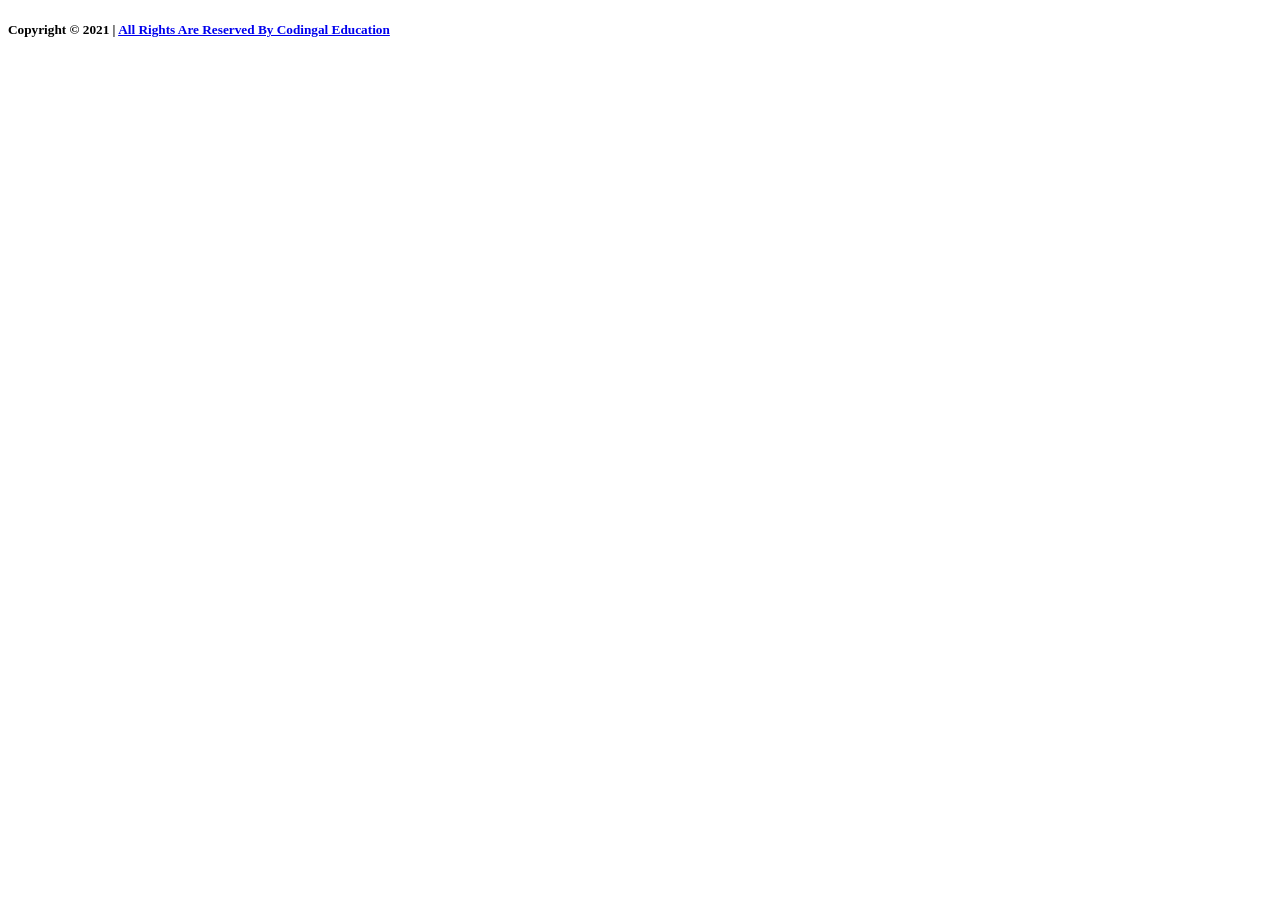
<file: index.html>
<!DOCTYPE html>
<html lang="en">

<body>
    <!-- Footer -->
    <footer>
        <div class="container text-muted text-center py-3 mt-5">
            <h5>
                Copyright &copy; 2021 |
                <a class="text-warning text-decoration-none" href="#about">All Rights Are Reserved By Codingal Education</a>
            </h5>
        </div>
    </footer>
</body>
</html>
</file>
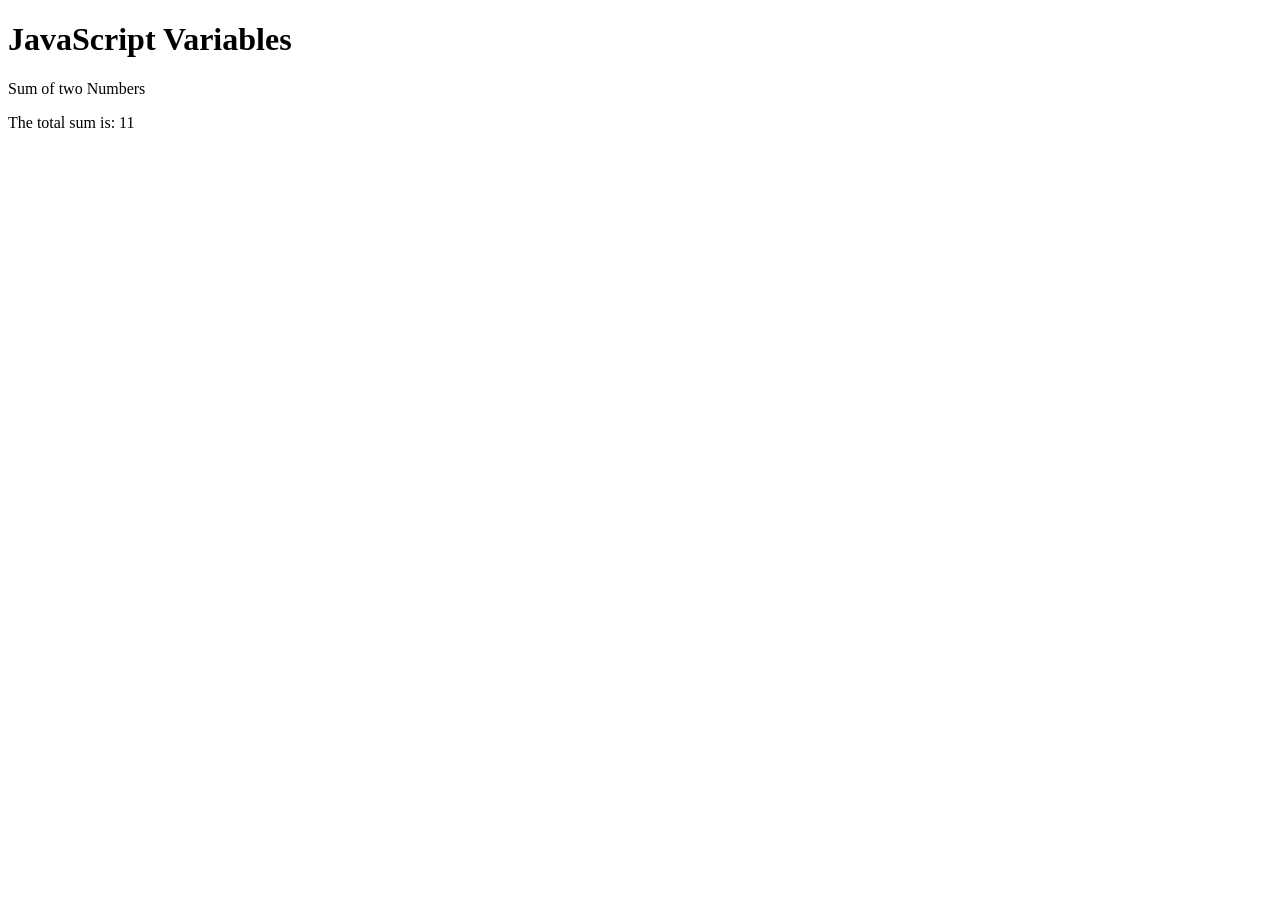
<file: act 2.html>
<!DOCTYPE html>
<html>
<body>

<h1>JavaScript Variables</h1>
<p>Sum of two Numbers</p>
<p id="result"></p>

<script>
    var num1 = 5;
    var num2 = 6;
    var sum = num1 + num2;
    document.getElementById("result").innerHTML =
    "The total sum is: " + sum;

</script>

</body>

</html>
</file>
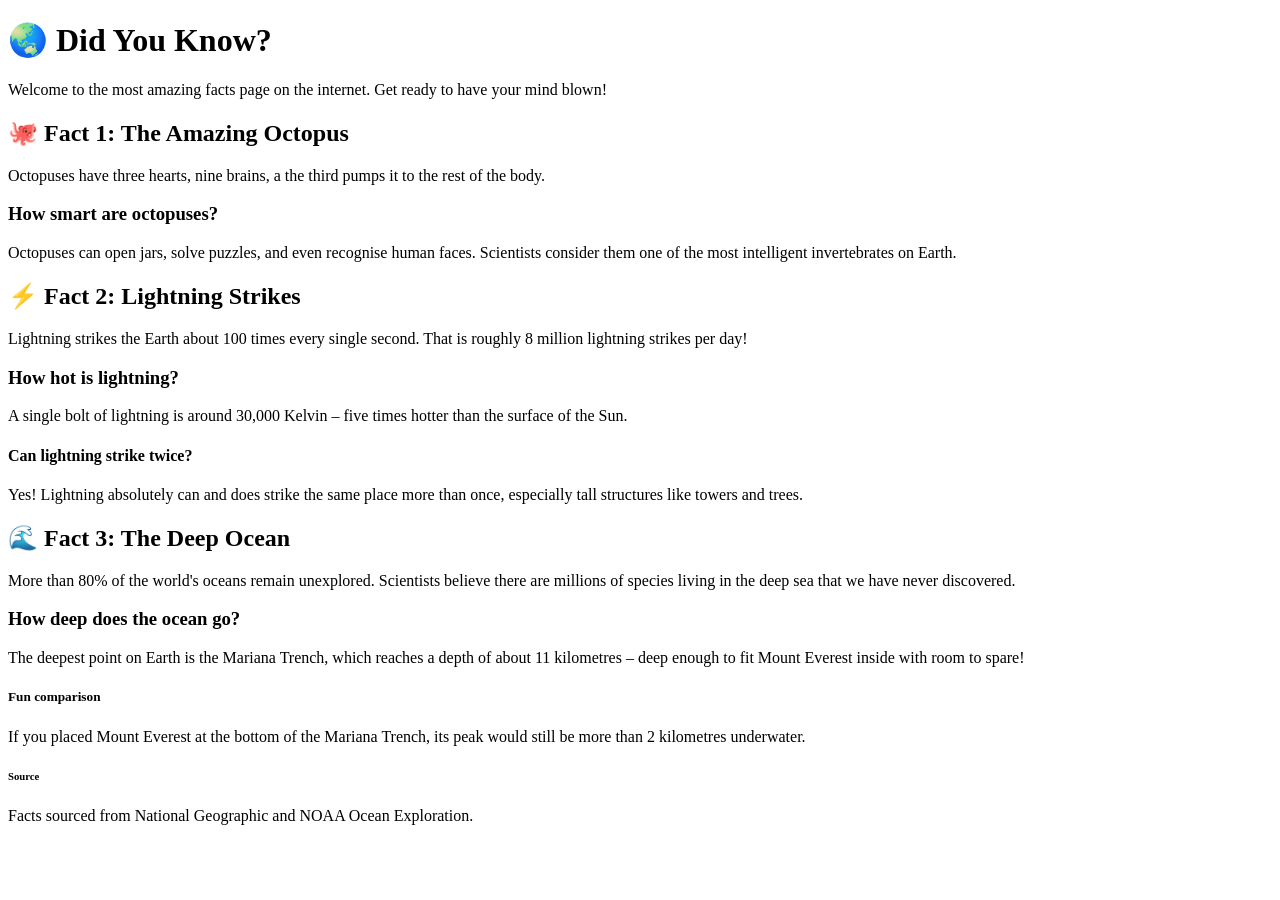
<file: activity 1.html>
<!DOCTYPE html>
<html lang="en">
<head>
    <meta charset="UTF-8">
    <meta name="viewport" content="width=device-width, initial-scale=1.0">
    <title>Did You Know?</title>
</head>
<body>

    <h1>🌏 Did You Know?</h1>
    <p>Welcome to the most amazing facts page on the internet. Get ready to have your mind blown!</p>

    <h2>🐙 Fact 1: The Amazing Octopus</h2>
    <p>Octopuses have three hearts, nine brains, a the third pumps it to the rest of the body.</p>
    <h3>How smart are octopuses?</h3>
    <p>Octopuses can open jars, solve puzzles, and even recognise human faces. Scientists consider them one of the most intelligent invertebrates on Earth.</p>

    <h2>⚡ Fact 2: Lightning Strikes</h2>
    <p>Lightning strikes the Earth about 100 times every single second. That is roughly 8 million lightning strikes per day!</p>

    <h3>How hot is lightning?</h3>
    <p>A single bolt of lightning is around 30,000 Kelvin – five times hotter than the surface of the Sun.</p>

    <h4>Can lightning strike twice?</h4>
    <p>Yes! Lightning absolutely can and does strike the same place more than once, especially tall structures like towers and trees.</p>

    <h2>🌊 Fact 3: The Deep Ocean</h2>
    <p>More than 80% of the world's oceans remain unexplored. Scientists believe there are millions of species living in the deep sea that we have never discovered.</p>
<h3>How deep does the ocean go?</h3>
    <p>The deepest point on Earth is the Mariana Trench, which reaches a depth of about 11 kilometres – deep enough to fit Mount Everest inside with room to spare!</p>

    <h5>Fun comparison</h5>
    <p>If you placed Mount Everest at the bottom of the Mariana Trench, its peak would still be more than 2 kilometres underwater.</p>
<h6>Source</h6>
<p>Facts sourced from National Geographic and NOAA Ocean Exploration.</p>
</body>
</html>
</file>
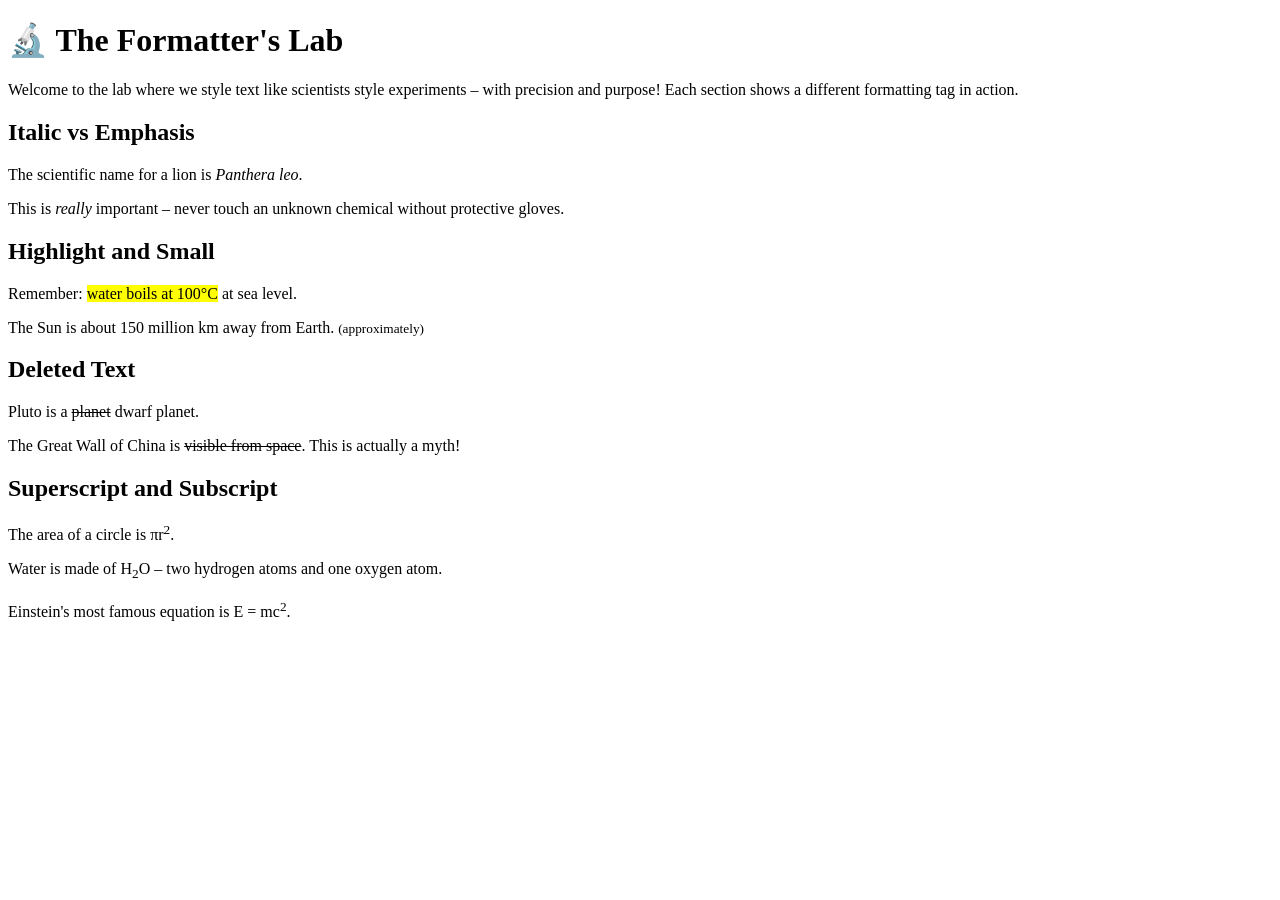
<file: activity 2.html>
<!DOCTYPE html>
<html lang="en">
<head>
    <meta charset="UTF-8">
    <meta name="viewport" content="width=device-width, initial-scale=1.0">
    <title>Did You Know?</title>
</head>
<body>
    <h1>🔬 The Formatter's Lab</h1>
<p>Welcome to the lab where we style text like scientists style experiments – with precision and purpose! Each section shows a different formatting tag in action.</p>
<h2>Italic vs Emphasis</h2>
<p>The scientific name for a lion is <i>Panthera leo</i>.</p>
<p>This is <em>really</em> important – never touch an unknown chemical without protective gloves.</p>

<h2>Highlight and Small</h2>
<p>Remember: <mark>water boils at 100°C</mark> at sea level.</p>
<p>The Sun is about 150 million km away from Earth. <small>(approximately)</small></p>

<h2>Deleted Text</h2>
<p>Pluto is a <del>planet</del> dwarf planet.</p>
<p>The Great Wall of China is <del>visible from space</del>. This is actually a myth!</p>
<h2>Superscript and Subscript</h2>
<p>The area of a circle is πr<sup>2</sup>.</p>
<p>Water is made of H<sub>2</sub>O – two hydrogen atoms and one oxygen atom.</p>
<p>Einstein's most famous equation is E = mc<sup>2</sup>.</p>

</body>
</html>
</file>
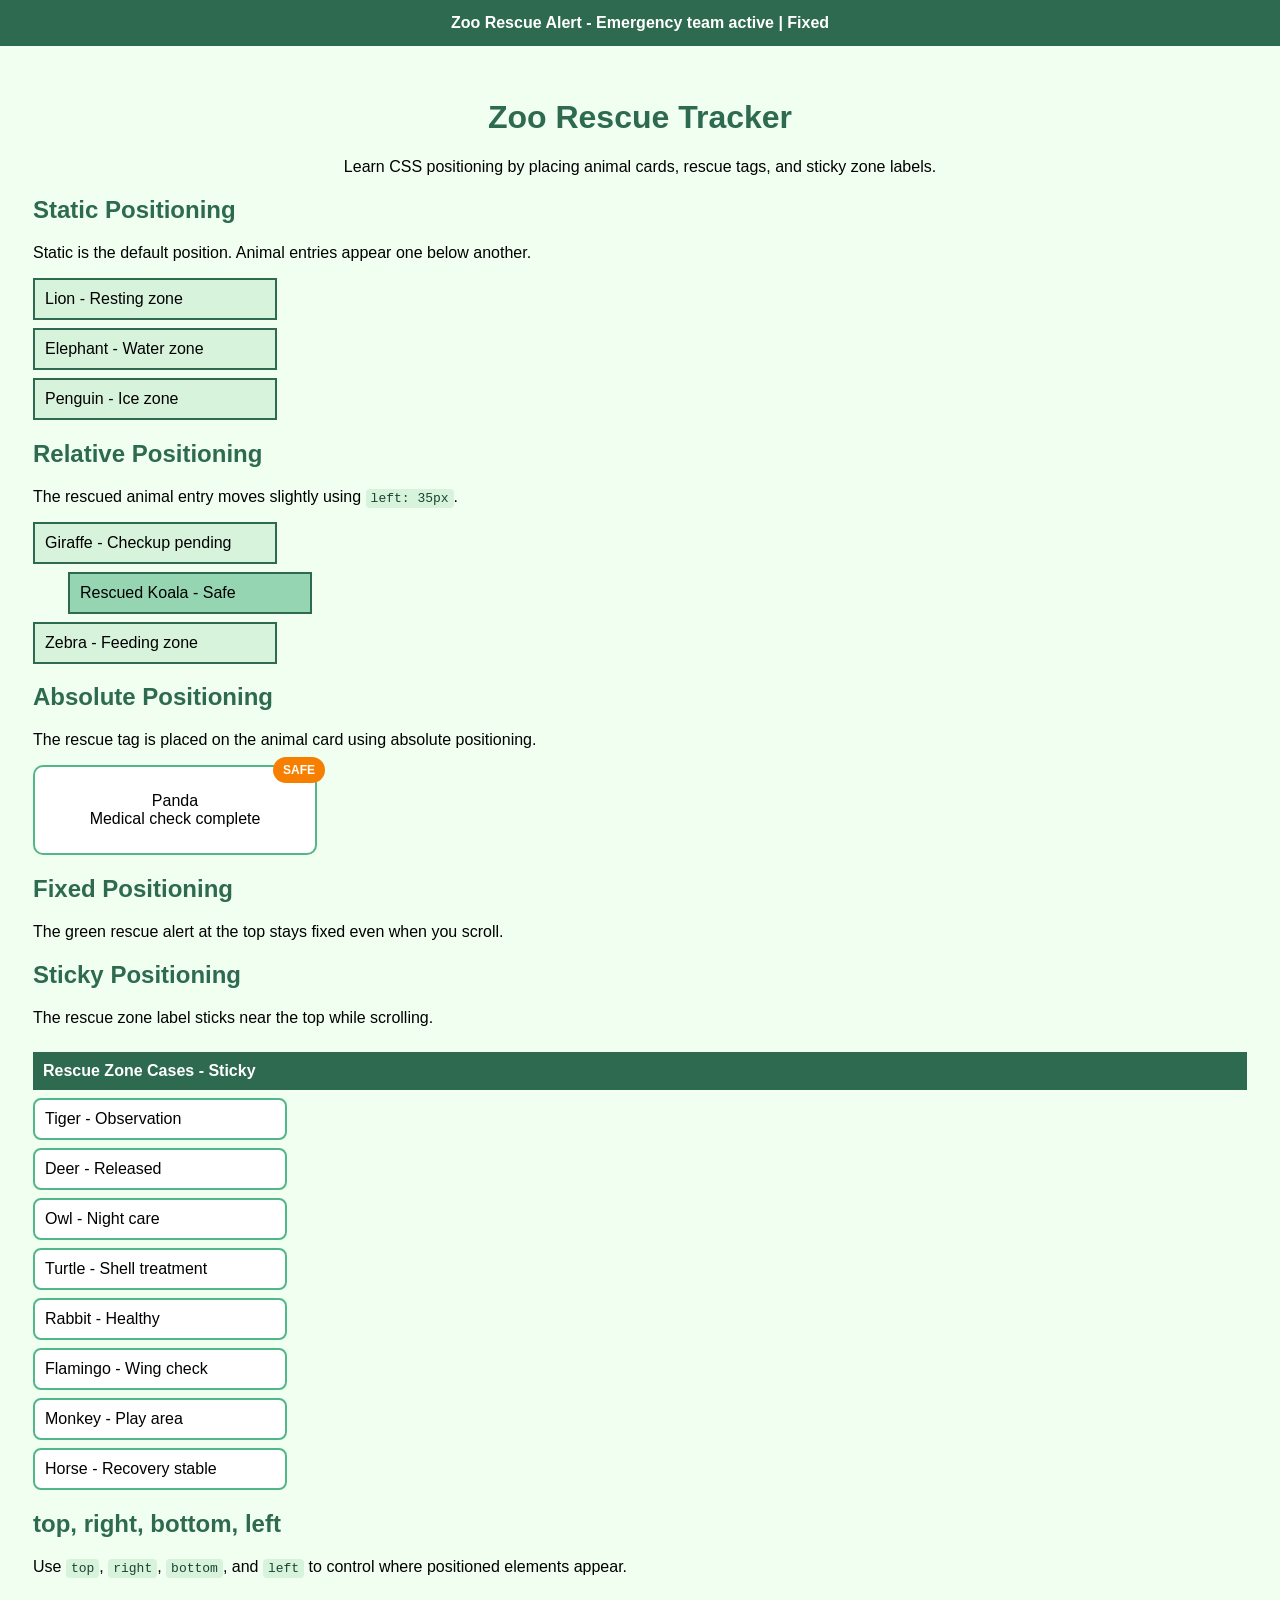
<file: home.html>
<!DOCTYPE html>
<html>
<head>
  <title>Zoo Rescue Tracker</title>
  <style>
    body {
      font-family: Arial, sans-serif;
      background: #f1fff0;
      padding: 25px;
      padding-top: 70px;
      min-height: 1200px;
    }

    h1, h2 {
      color: #2d6a4f;
    }

    h1 {
      text-align: center;
    }

    .alert {
      position: fixed;
      top: 0;
      left: 0;
      right: 0;
      background: #2d6a4f;
      color: white;
      padding: 14px;
      text-align: center;
      font-weight: bold;
    }

    .animal {
      background: #d8f3dc;
      border: 2px solid #2d6a4f;
      padding: 10px;
      margin: 8px 0;
      width: 220px;
    }

    .moved {
      position: relative;
      left: 35px;
      background: #95d5b2;
    }

    .card {
      position: relative;
      background: white;
      border: 2px solid #52b788;
      border-radius: 10px;
      padding: 25px;
      width: 230px;
      text-align: center;
    }

    .tag {
      position: absolute;
      top: -10px;
      right: -10px;
      background: #f77f00;
      color: white;
      padding: 6px 10px;
      border-radius: 20px;
      font-size: 12px;
      font-weight: bold;
    }

    .zone {
      position: sticky;
      top: 50px;
      background: #2d6a4f;
      color: white;
      padding: 10px;
      margin-top: 25px;
      font-weight: bold;
    }

    .case {
      background: white;
      border: 2px solid #52b788;
      padding: 10px;
      margin: 8px 0;
      width: 230px;
      border-radius: 8px;
    }

    code {
      background: #d8f3dc;
      color: #1b4332;
      padding: 2px 5px;
      border-radius: 4px;
    }
  </style>
</head>

<body>

  <div class="alert">Zoo Rescue Alert - Emergency team active | Fixed</div>

  <h1>Zoo Rescue Tracker</h1>
  <p style="text-align:center;">Learn CSS positioning by placing animal cards, rescue tags, and sticky zone labels.</p>

  <h2>Static Positioning</h2>
  <p>Static is the default position. Animal entries appear one below another.</p>
  <div class="animal">Lion - Resting zone</div>
  <div class="animal">Elephant - Water zone</div>
  <div class="animal">Penguin - Ice zone</div>

  <h2>Relative Positioning</h2>
  <p>The rescued animal entry moves slightly using <code>left: 35px</code>.</p>
  <div class="animal">Giraffe - Checkup pending</div>
  <div class="animal moved">Rescued Koala - Safe</div>
  <div class="animal">Zebra - Feeding zone</div>

  <h2>Absolute Positioning</h2>
  <p>The rescue tag is placed on the animal card using absolute positioning.</p>
  <div class="card">
    Panda<br>
    Medical check complete
    <div class="tag">SAFE</div>
  </div>

  <h2>Fixed Positioning</h2>
  <p>The green rescue alert at the top stays fixed even when you scroll.</p>

  <h2>Sticky Positioning</h2>
  <p>The rescue zone label sticks near the top while scrolling.</p>

  <div class="zone">Rescue Zone Cases - Sticky</div>

  <div class="case">Tiger - Observation</div>
  <div class="case">Deer - Released</div>
  <div class="case">Owl - Night care</div>
  <div class="case">Turtle - Shell treatment</div>
  <div class="case">Rabbit - Healthy</div>
  <div class="case">Flamingo - Wing check</div>
  <div class="case">Monkey - Play area</div>
  <div class="case">Horse - Recovery stable</div>

  <h2>top, right, bottom, left</h2>
  <p>
    Use <code>top</code>, <code>right</code>, <code>bottom</code>, and <code>left</code>
    to control where positioned elements appear.
  </p>

</body>
</html>
</file>
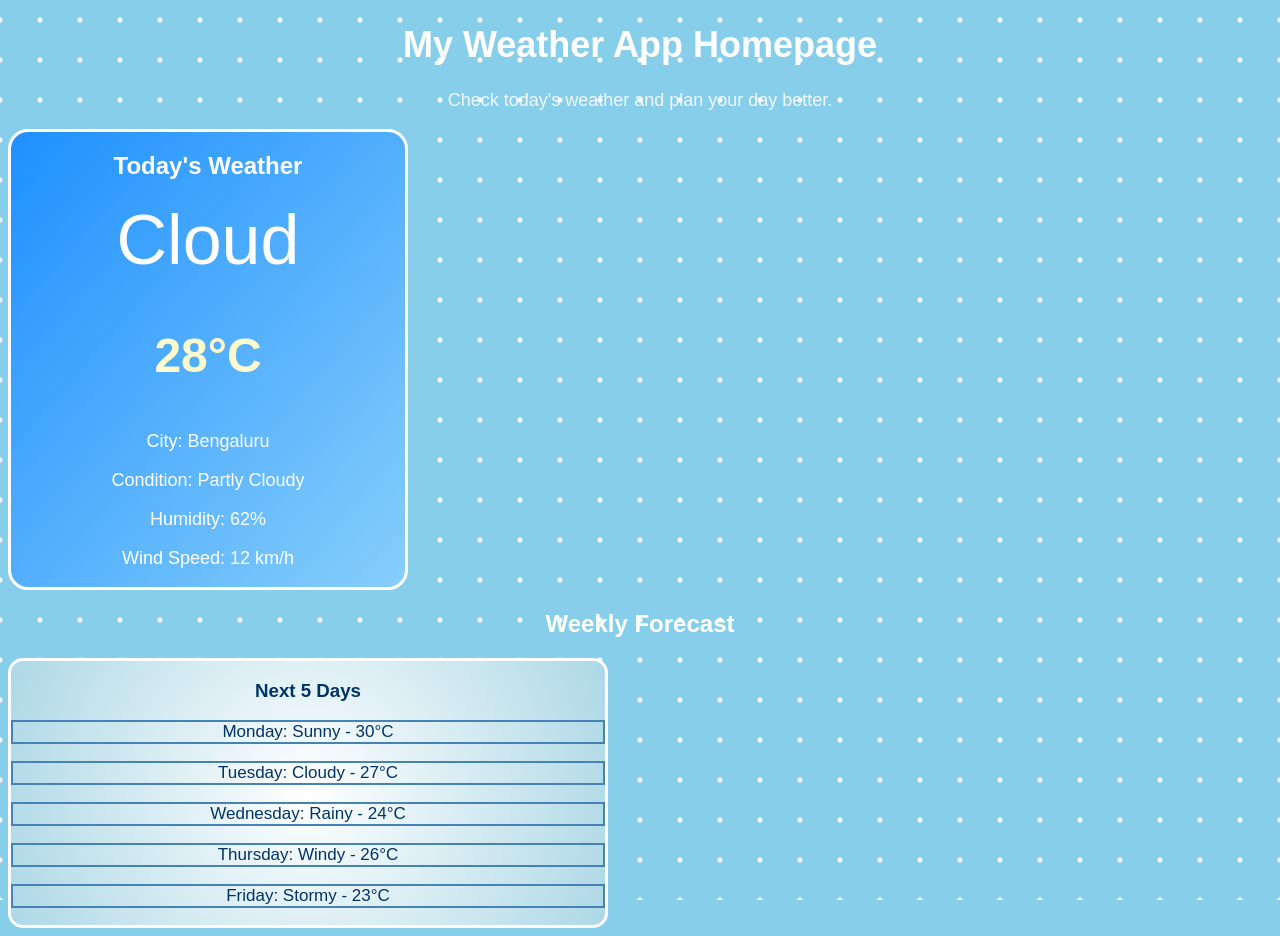
<file: homework.html>
<!DOCTYPE html>
<html>
<head>
  <title>My Weather App Homepage</title>
 
  <style>
    /* Universal selector: applies basic settings to the full page */
    * {
      box-sizing: border-box;
      font-family: Arial, sans-serif;
    }
 
    /* Body background uses colour, image pattern, repeat, position, and attachment */
    body {
      background-color: #87ceeb;
      background-image: radial-gradient(circle, white 2px, transparent 3px);
      background-size: 40px 40px;
      background-repeat: repeat;
      background-position: top center;
      background-attachment: fixed;
      color: white;
      text-align: center;
    }
 
    h1 {
      font-size: 36px;
      color: white;
    }
 
    .subtitle {
      font-size: 18px;
      color: #f0f8ff;
    }
 
    .weather-card {
      width: 400px;
      border: 3px solid white;
      border-radius: 20px;
      background-image: linear-gradient(to bottom right, #1e90ff, #87cefa);
    }
 
    .weather-icon {
      font-size: 70px;
      animation: floatCloud 3s infinite alternate;
    }
 
    #temperature {
      font-size: 48px;
      font-weight: bold;
      color: #fffacd;
    }
 
    .details {
      font-size: 18px;
      color: white;
    }
 
    .forecast-section {
      width: 600px;
      border: 3px solid white;
      border-radius: 15px;
      background-image: radial-gradient(circle, white, #add8e6);
      color: #003366;
    }
 
    .forecast-title {
      color: #003366;
    }
 
    .day {
      border: 2px solid #4682b4;
      font-size: 17px;
      color: #003366;
    }
 
    /* Group selector: styles both headings together */
    h2, h3 {
      color: white;
    }
 
    /* CSS animation using @keyframes */
    @keyframes floatCloud {
      from {
        transform: translateY(0);
      }
 
      to {
        transform: translateY(20px);
      }
    }
  </style>
</head>
 
<body>
 
  <h1>My Weather App Homepage</h1>
 
  <p class="subtitle">
    Check today's weather and plan your day better.
  </p>
 
  <div class="weather-card">
    <h2>Today's Weather</h2>
 
    <div class="weather-icon">Cloud</div>
 
    <p id="temperature">28°C</p>
 
    <p class="details">City: Bengaluru</p>
    <p class="details">Condition: Partly Cloudy</p>
    <p class="details">Humidity: 62%</p>
    <p class="details">Wind Speed: 12 km/h</p>
  </div>
 
  <h2>Weekly Forecast</h2>
 
  <div class="forecast-section">
    <h3 class="forecast-title">Next 5 Days</h3>
 
    <p class="day">Monday: Sunny - 30°C</p>
    <p class="day">Tuesday: Cloudy - 27°C</p>
    <p class="day">Wednesday: Rainy - 24°C</p>
    <p class="day">Thursday: Windy - 26°C</p>
    <p class="day">Friday: Stormy - 23°C</p>
  </div>
 
</body>
</html>
</file>
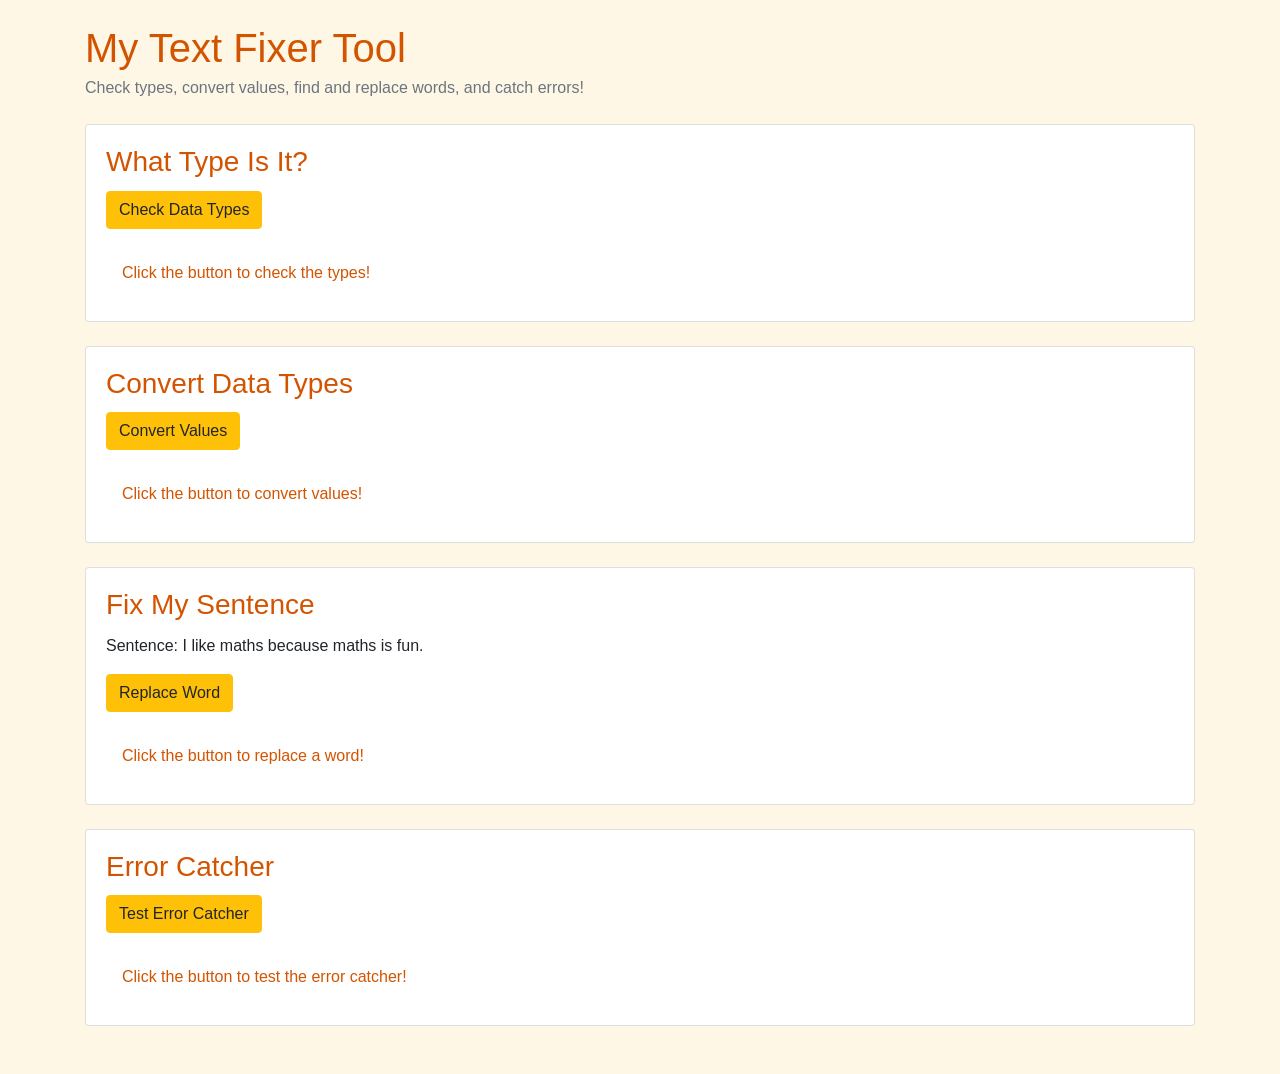
<file: i dont.html>
<!DOCTYPE html>
<html>
<head>
  <title>My Text Fixer Tool</title>
  <link rel="stylesheet" href="https://maxcdn.bootstrapcdn.com/bootstrap/4.3.1/css/bootstrap.min.css">

  <style>
    body { background: #fff7e6; }
    h1, h3 { color: #d35400; }
    .box { background: white; color: #d35400; }
  </style>
</head>

<body>
<div class="container py-4">

  <h1 class="mb-1">My Text Fixer Tool</h1>
  <p class="text-muted mb-4">Check types, convert values, find and replace words, and catch errors!</p>

  <!-- TOPIC 1: typeof -->
  <div class="card mb-4">
    <div class="card-body">
      <h3 class="card-title">What Type Is It?</h3>
      <button class="btn btn-warning" onclick="checkTypes()">Check Data Types</button>
      <div id="typeResult" class="box p-3 mt-3 rounded">Click the button to check the types!</div>
    </div>
  </div>

  <!-- TOPIC 2: Type Conversion -->
  <div class="card mb-4">
    <div class="card-body">
      <h3 class="card-title">Convert Data Types</h3>
      <button class="btn btn-warning" onclick="convertTypes()">Convert Values</button>
      <div id="convertResult" class="box p-3 mt-3 rounded">Click the button to convert values!</div>
    </div>
  </div>

  <!-- TOPIC 3: Search and Replace -->
  <div class="card mb-4">
    <div class="card-body">
      <h3 class="card-title">Fix My Sentence</h3>
      <p>Sentence: I like maths because maths is fun.</p>
      <button class="btn btn-warning" onclick="replaceText()">Replace Word</button>
      <div id="replaceResult" class="box p-3 mt-3 rounded">Click the button to replace a word!</div>
    </div>
  </div>

  <!-- TOPIC 4: try/catch -->
  <div class="card mb-4">
    <div class="card-body">
      <h3 class="card-title">Error Catcher</h3>
      <button class="btn btn-warning" onclick="catchError()">Test Error Catcher</button>
      <div id="errorResult" class="box p-3 mt-3 rounded">Click the button to test the error catcher!</div>
    </div>
  </div>

</div>

<script>
  function checkTypes() {
    var name = "Riya";
    var score = 95;
    var isReady = true;

    document.getElementById("typeResult").innerHTML =
      "Name: " + typeof name + "<br>" +
      "Score: " + typeof score + "<br>" +
      "Is Ready: " + typeof isReady;
  }

  function convertTypes() {
    var marksText = "88";
    var marksNumber = Number(marksText);
    var age = 12;
    var ageText = String(age);

    document.getElementById("convertResult").innerHTML =
      '"88" as a number: ' + marksNumber + "<br>" +
      "Type: " + typeof marksNumber + "<br><br>" +
      "12 as text: " + ageText + "<br>" +
      "Type: " + typeof ageText;
  }

  function replaceText() {
    var sentence = "I like maths because maths is fun.";
    var newSentence = sentence.replace("maths", "coding");

    document.getElementById("replaceResult").innerHTML =
      "Original: " + sentence + "<br><br>" +
      "Fixed: " + newSentence;
  }

  function catchError() {
    try {
      var result = totalMarks + 10;
      document.getElementById("errorResult").innerHTML = "Result: " + result;
    }
    catch(error) {
      document.getElementById("errorResult").innerHTML =
        "Oops! An error was caught: " + error.message;
    }
  }
</script>

</body>
</html>
</file>
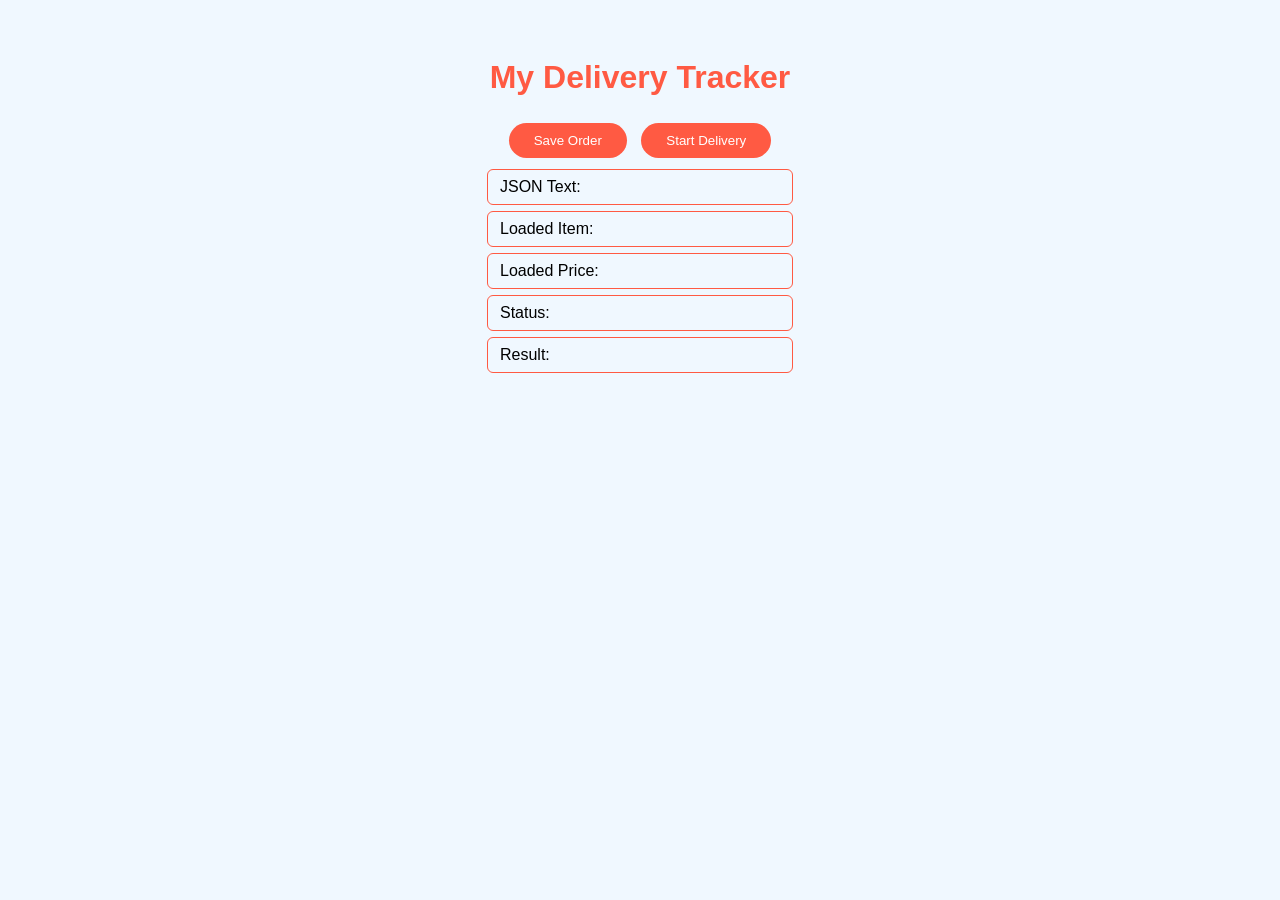
<file: ja.html>
<!DOCTYPE html>
<html>
<head>
  <title>My Delivery Tracker</title>
  <style>
    body {
      font-family: Arial, sans-serif;
      background: aliceblue;
      text-align: center;
      padding: 30px;
    }
    h1 { color: #ff5a43; }
    button {
      background: #ff5a43;
      color: white;
      padding: 10px 25px;
      border: none;
      border-radius: 20px;
      cursor: pointer;
      margin: 5px;
    }
    div {
      border: 1px solid #ff5a43;
      width: 280px;
      margin: 6px auto;
      padding: 8px 12px;
      text-align: left;
      border-radius: 6px;
    }
  </style>
</head>
<body>

  <h1>My Delivery Tracker</h1>
  <button onclick="saveOrder()">Save Order</button>
  <button onclick="startDelivery()">Start Delivery</button>

  <div>JSON Text: <span id="json-text"></span></div>
  <div>Loaded Item: <span id="loaded-item"></span></div>
  <div>Loaded Price: <span id="loaded-price"></span></div>
  <div>Status: <span id="status"></span></div>
  <div>Result: <span id="result"></span></div>

  <script>

    // JSON — the order stored as a JavaScript object
    let order = {
      item:  "Pizza",
      price: 5,
      shop:  "My Snack Shop"
    };

    // JSON.stringify() and JSON.parse()
    function saveOrder() {
      let jsonText    = JSON.stringify(order);
      let loadedOrder = JSON.parse(jsonText);

      document.getElementById("json-text").innerHTML    = jsonText;
      document.getElementById("loaded-item").innerHTML  = loadedOrder.item;
      document.getElementById("loaded-price").innerHTML = "$" + loadedOrder.price;
    }

    // delay() — waits ms milliseconds — do not change this
    function delay(ms) {
      return new Promise(function(resolve) {
        setTimeout(resolve, ms);
      });
    }

    // async and await — track the delivery step by step
    async function startDelivery() {
      document.getElementById("result").innerHTML = "";

      // setTimeout with a callback function — runs after 1 second
      document.getElementById("status").innerHTML = "Order received!";
      setTimeout(function() {
        document.getElementById("status").innerHTML = "Kitchen is preparing...";
      }, 1000);

      // await — pause for 3 seconds
      await delay(3000);
      document.getElementById("status").innerHTML = "Out for delivery!";

      // await — pause for 2 seconds
      await delay(2000);
      document.getElementById("result").innerHTML = "Your order has arrived!";
    }

  </script>
</body>
</html>
</file>
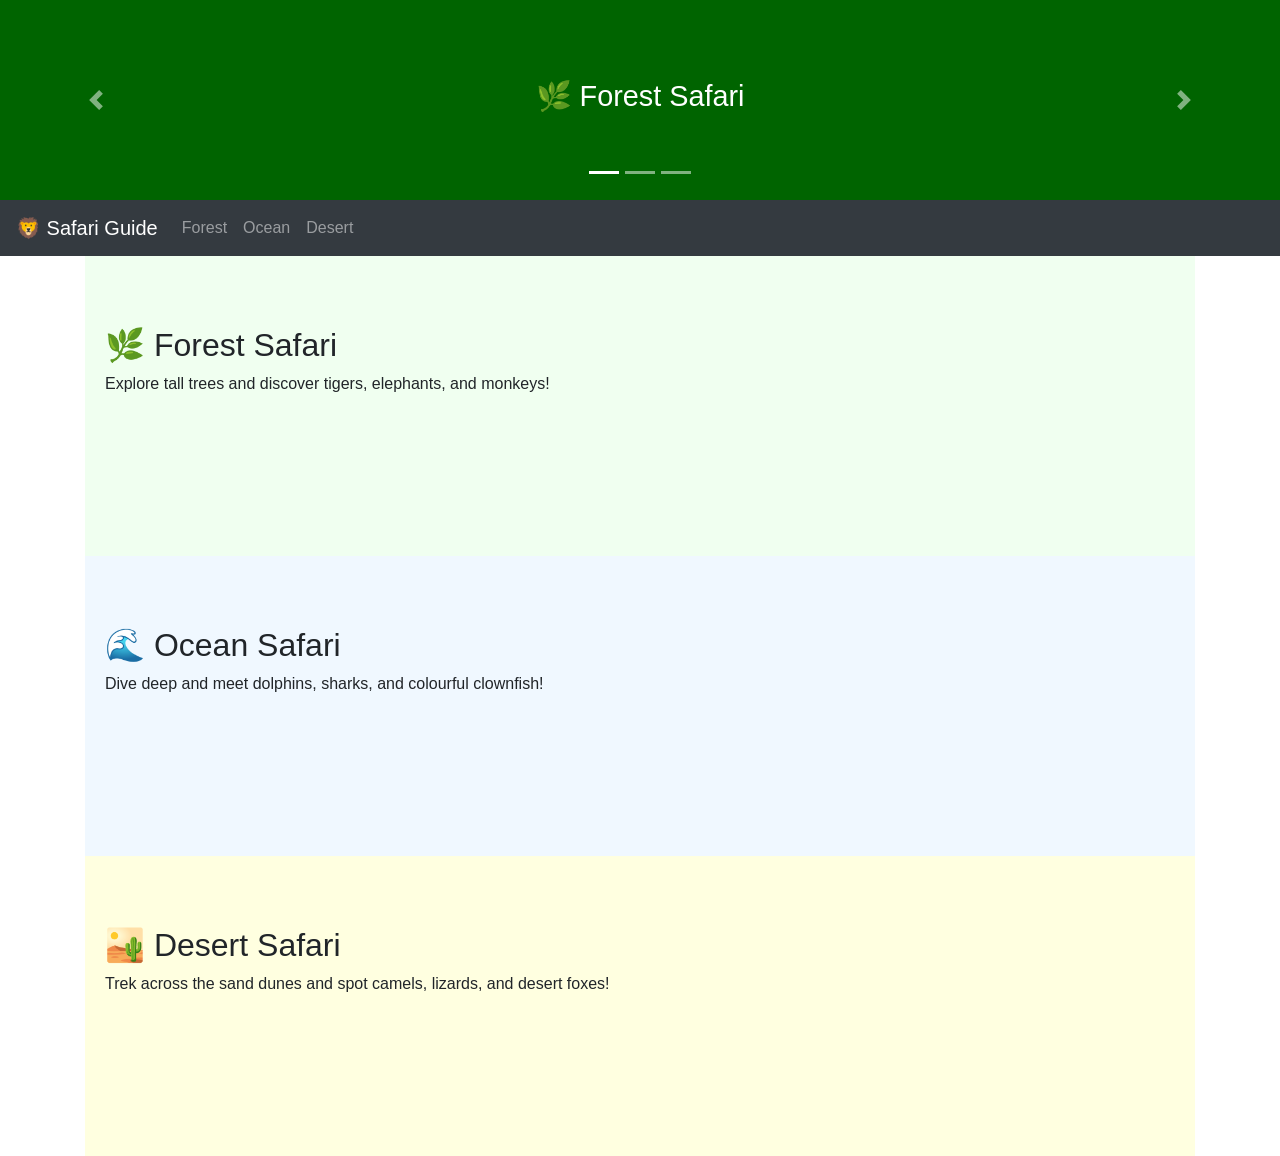
<file: jai 1.html>
<!DOCTYPE html>
<html lang="en">
<head>
  <title>My Animal Safari</title>
  <meta charset="utf-8">
  <meta name="viewport" content="width=device-width, initial-scale=1">
  <link rel="stylesheet" href="https://maxcdn.bootstrapcdn.com/bootstrap/4.3.1/css/bootstrap.min.css">
  <style>
    body { position: relative; }
    .safari-slide { height: 200px; text-align: center; padding-top: 75px; font-size: 1.8rem; color: white; }
    .slide-forest  { background: darkgreen; }
    .slide-ocean   { background: steelblue; }
    .slide-desert  { background: orange; }
    .section { padding: 70px 20px; min-height: 300px; }
    #forest { background: honeydew; }
    #ocean  { background: aliceblue; }
    #desert { background: lightyellow; }
  </style>
</head>
<body data-spy="scroll" data-target="#safariNav" data-offset="60">
  <div id="safariCarousel" class="carousel slide" data-ride="carousel">
    <ol class="carousel-indicators">
      <li data-target="#safariCarousel" data-slide-to="0" class="active"></li>
      <li data-target="#safariCarousel" data-slide-to="1"></li>
      <li data-target="#safariCarousel" data-slide-to="2"></li>
    </ol>
    <div class="carousel-inner">
      <div class="carousel-item active safari-slide slide-forest">🌿 Forest Safari</div>
      <div class="carousel-item safari-slide slide-ocean">🌊 Ocean Safari</div>
      <div class="carousel-item safari-slide slide-desert">🏜️ Desert Safari</div>
    </div>
    <a class="carousel-control-prev" href="#safariCarousel" data-slide="prev">
      <span class="carousel-control-prev-icon"></span>
    </a>
    <a class="carousel-control-next" href="#safariCarousel" data-slide="next">
      <span class="carousel-control-next-icon"></span>
    </a>
  </div>
  <nav id="safariNav" class="navbar navbar-expand-sm navbar-dark bg-dark sticky-top">
    <span class="navbar-brand">🦁 Safari Guide</span>
    <ul class="navbar-nav">
      <li class="nav-item"><a class="nav-link" href="#forest">Forest</a></li>
      <li class="nav-item"><a class="nav-link" href="#ocean">Ocean</a></li>
      <li class="nav-item"><a class="nav-link" href="#desert">Desert</a></li>
    </ul>
  </nav>

  <div class="container">
    <div id="forest" class="section">
      <h2>🌿 Forest Safari</h2>
      <p>Explore tall trees and discover tigers, elephants, and monkeys!</p>
    </div>
    <div id="ocean" class="section">
      <h2>🌊 Ocean Safari</h2>
      <p>Dive deep and meet dolphins, sharks, and colourful clownfish!</p>
    </div>
    <div id="desert" class="section">
      <h2>🏜️ Desert Safari</h2>
      <p>Trek across the sand dunes and spot camels, lizards, and desert foxes!</p>
    </div>
  </div>

  <script src="https://code.jquery.com/jquery-3.3.1.slim.min.js"></script>
  <script src="https://maxcdn.bootstrapcdn.com/bootstrap/4.3.1/js/bootstrap.min.js"></script>
</body>
</html>
</file>
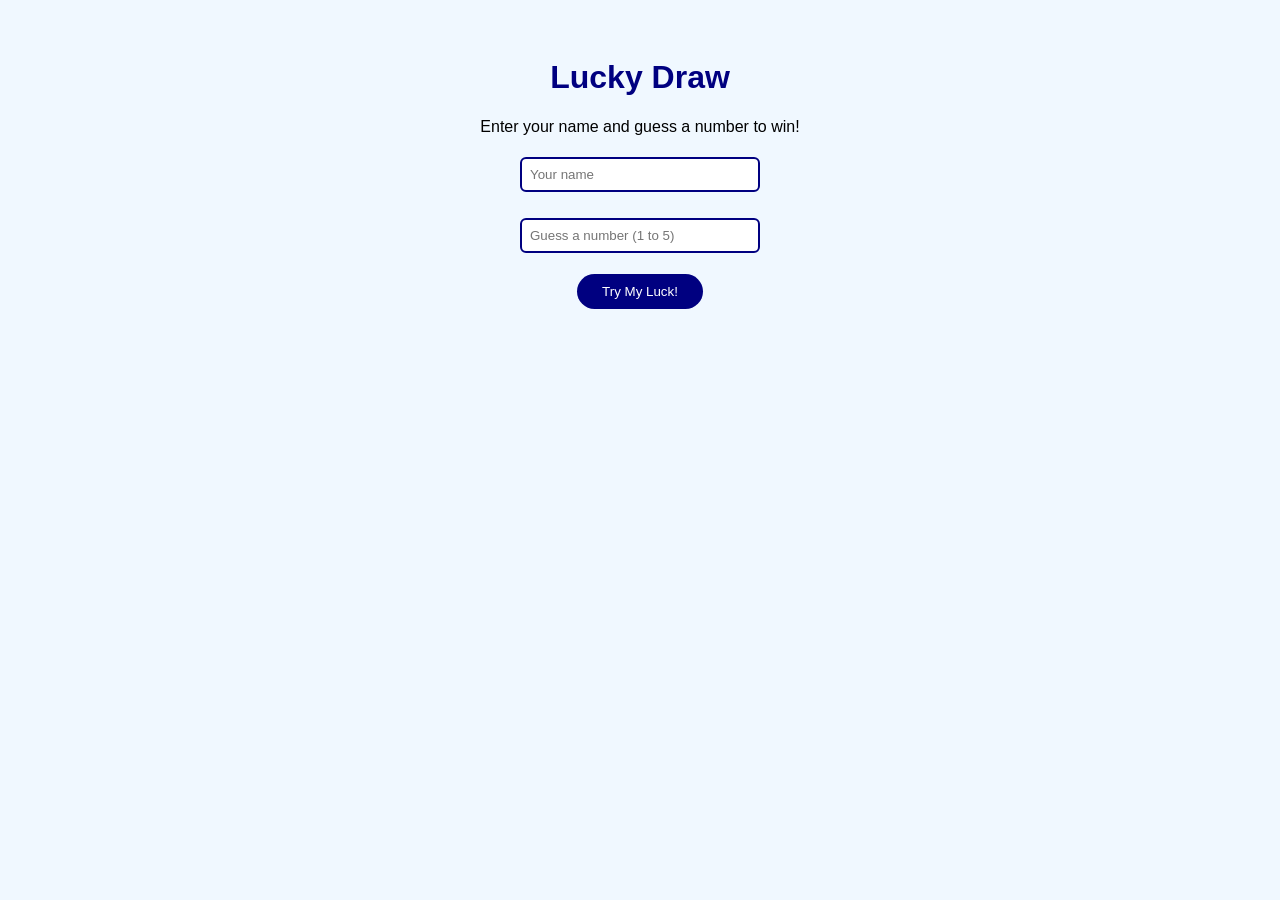
<file: jai.html>
<!DOCTYPE html>
<html>
<head>
  <style>

    body {
      font-family: Arial, sans-serif;
      background: aliceblue;
      text-align: center;
      padding: 30px;
    }

    h1 {
      color: navy;
    }

    input {
      padding: 8px;
      margin: 5px;
      border: 2px solid navy;
      border-radius: 6px;
      width: 220px;
    }

    button {
      background: navy;
      color: white;
      padding: 10px 25px;
      border: none;
      border-radius: 20px;
      cursor: pointer;
    }

    #timer {
      color: grey;
    }

  </style>
</head>
<body>

  <h1>Lucky Draw</h1>
  <p>Enter your name and guess a number to win!</p>

  <input type="text" id="name" placeholder="Your name" required><br>
  <p id="msg-name"></p>

  <input type="number" id="guess" placeholder="Guess a number (1 to 5)" min="1" max="5" required><br>
  <p id="msg-guess"></p>

  <button onclick="checkForm()">Try My Luck!</button>
  <p id="result"></p>
  <p id="timer"></p>

  <script>

    var seconds = 0;
    setInterval(function() {
      seconds = seconds + 1;
      document.getElementById("timer").textContent = "You have been here for " + seconds + " seconds!";
    }, 1000);

    function checkForm() {
      var name = document.getElementById("name").value;
      var guess = document.getElementById("guess").value;
      var ok = true;

      if (name == "") {
        document.getElementById("msg-name").textContent = "Please enter your name!";
        document.getElementById("msg-name").style.color = "red";
        ok = false;
      } else {
        document.getElementById("msg-name").textContent = "Great name!";
        document.getElementById("msg-name").style.color = "green";
      }

      if (guess == "") {
        document.getElementById("msg-guess").textContent = "Please enter a guess!";
        document.getElementById("msg-guess").style.color = "red";
        ok = false;
      } else {
        document.getElementById("msg-guess").textContent = "Guess saved!";
        document.getElementById("msg-guess").style.color = "green";
      }


  </script>
</body>
</html>
</file>
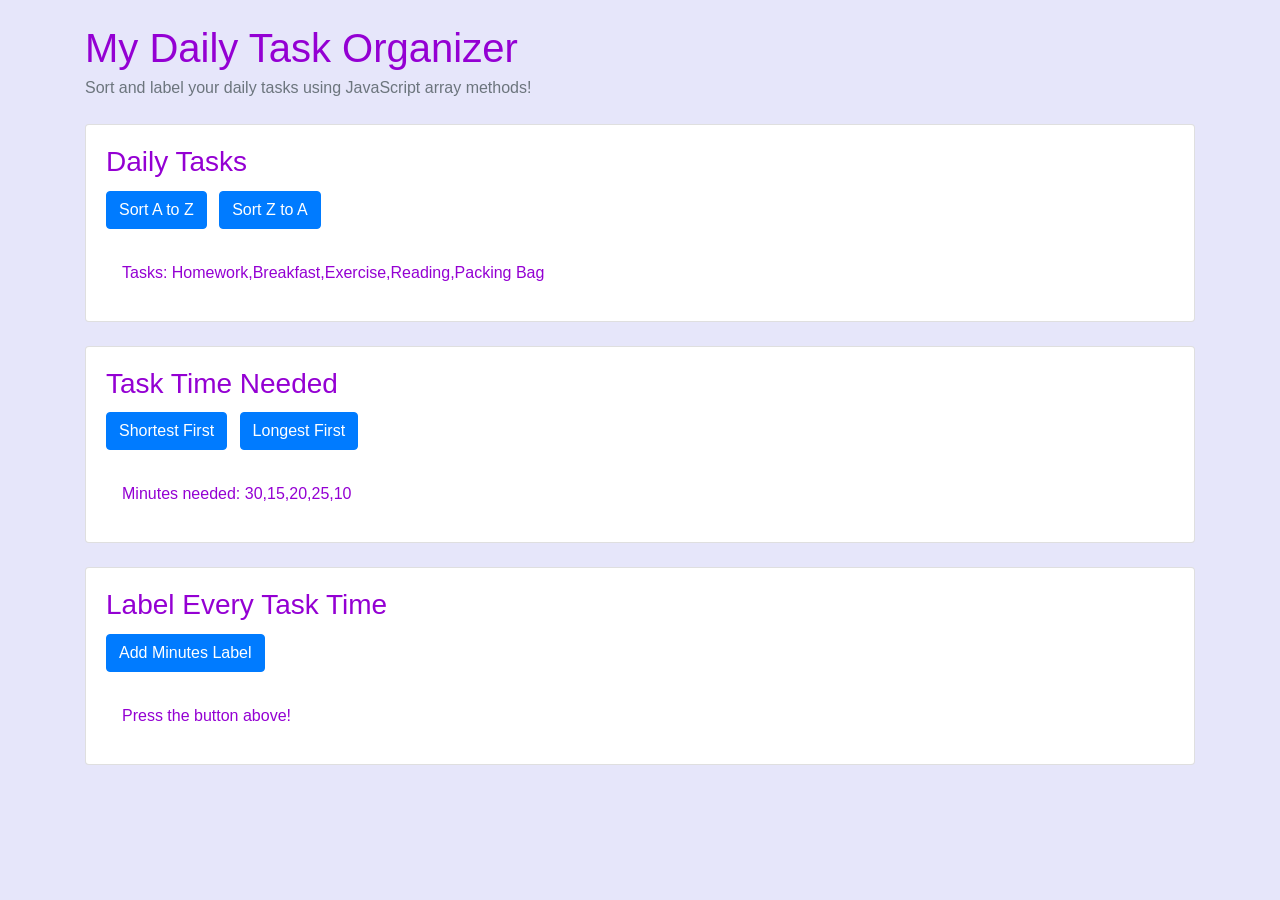
<file: jaiss.html>
<!DOCTYPE html>
<html>
<head>
  <title>My Daily Task Organizer</title>
  <link rel="stylesheet" href="https://maxcdn.bootstrapcdn.com/bootstrap/4.3.1/css/bootstrap.min.css">

  <style>
    body { background: lavender; }
    h1, h3 { color: darkviolet; }
    .box { background: white; color: darkviolet; }
  </style>
</head>

<body>
<div class="container py-4">

  <h1 class="mb-1">My Daily Task Organizer</h1>
  <p class="text-muted mb-4">Sort and label your daily tasks using JavaScript array methods!</p>

  <!-- TOPIC 1 & 2: sort() and reverse() -->
  <div class="card mb-4">
    <div class="card-body">
      <h3 class="card-title">Daily Tasks</h3>

      <button class="btn btn-primary mr-2" onclick="sortAZ()">Sort A to Z</button>
      <button class="btn btn-primary" onclick="sortZA()">Sort Z to A</button>

      <div id="taskResult" class="box p-3 mt-3 rounded"></div>
    </div>
  </div>

  <!-- TOPIC 3: sort() with compare function -->
  <div class="card mb-4">
    <div class="card-body">
      <h3 class="card-title">Task Time Needed</h3>

      <button class="btn btn-primary mr-2" onclick="sortShortest()">Shortest First</button>
      <button class="btn btn-primary" onclick="sortLongest()">Longest First</button>

      <div id="timeResult" class="box p-3 mt-3 rounded"></div>
    </div>
  </div>

  <!-- TOPIC 4: map() -->
  <div class="card mb-4">
    <div class="card-body">
      <h3 class="card-title">Label Every Task Time</h3>

      <button class="btn btn-primary" onclick="addLabel()">Add Minutes Label</button>

      <div id="labelResult" class="box p-3 mt-3 rounded"></div>
    </div>
  </div>

</div>

<script>
  var tasks = ["Homework", "Breakfast", "Exercise", "Reading", "Packing Bag"];
  var minutes = [30, 15, 20, 25, 10];

  document.getElementById("taskResult").innerHTML =
    "Tasks: " + tasks;

  document.getElementById("timeResult").innerHTML =
    "Minutes needed: " + minutes;

  document.getElementById("labelResult").innerHTML =
    "Press the button above!";

  function sortAZ() {
    tasks.sort();
    document.getElementById("taskResult").innerHTML = "A to Z: " + tasks;
  }

  function sortZA() {
    tasks.sort();
    tasks.reverse();
    document.getElementById("taskResult").innerHTML = "Z to A: " + tasks;
  }

  function sortShortest() {
    minutes.sort(function(a, b) { return a - b; });
    document.getElementById("timeResult").innerHTML = "Shortest tasks first: " + minutes;
  }

  function sortLongest() {
    minutes.sort(function(a, b) { return b - a; });
    document.getElementById("timeResult").innerHTML = "Longest tasks first: " + minutes;
  }

  function addLabel() {
    var labelledMinutes = minutes.map(function(time) { return time + " minutes"; });
    document.getElementById("labelResult").innerHTML = "Labelled times: " + labelledMinutes;
  }
</script>

</body>
</html>
</file>
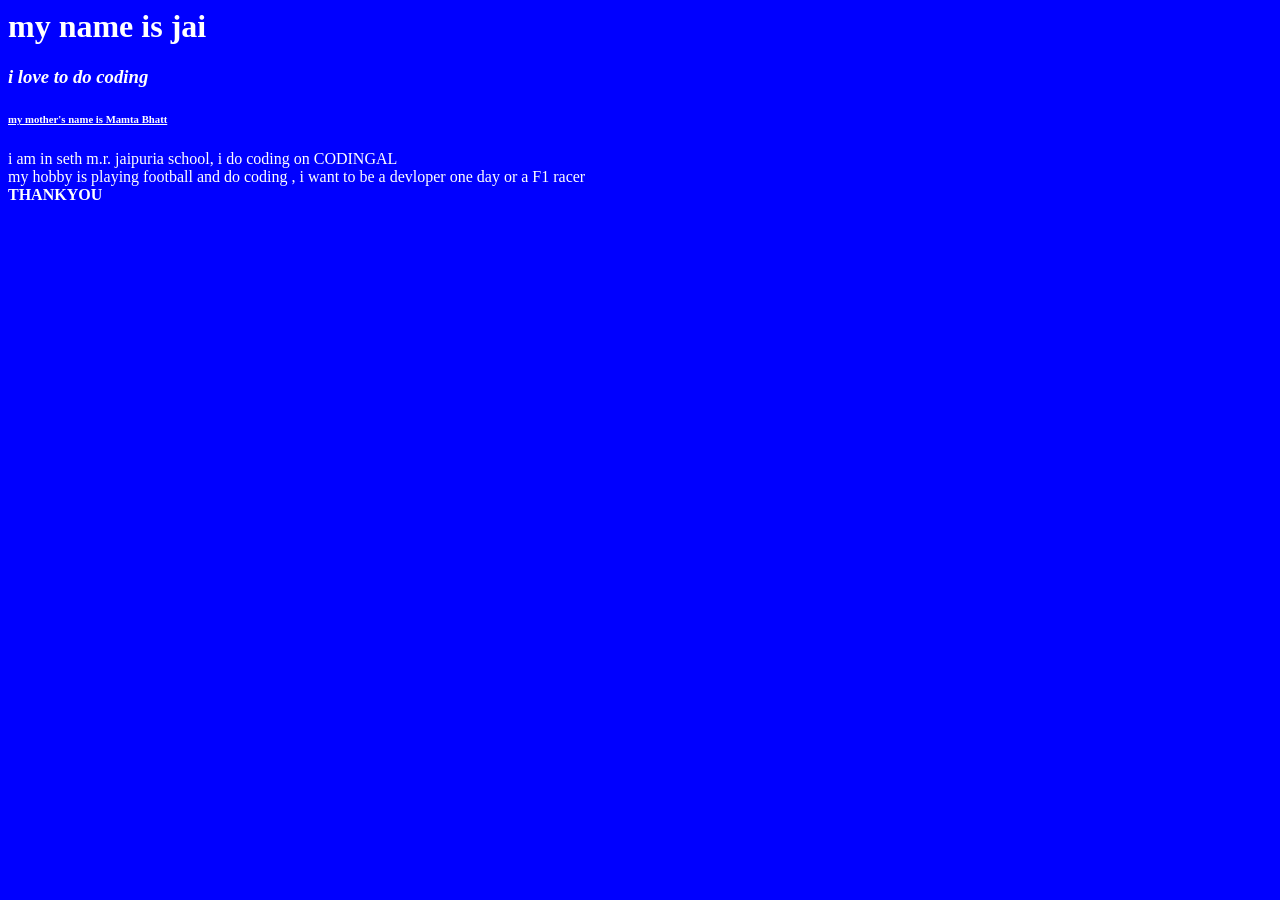
<file: jay.html>
<html> 

<head> <title> my fisrt HTML class</title></head>
<body bgcolor=blue text=white>
<h1> <b>my name is jai</b></h1>
<h3><i> i love to do coding</i></h3>
<h6> <u>my mother's name is Mamta Bhatt</u></h6>
<p> i am in seth m.r. jaipuria school, i do coding on CODINGAL<BR>
    my hobby is playing football and do coding , i want to be a devloper one day or a F1 racer<BR>
   <B>THANKYOU</B> 
</p>
</body> 
</html>
</file>
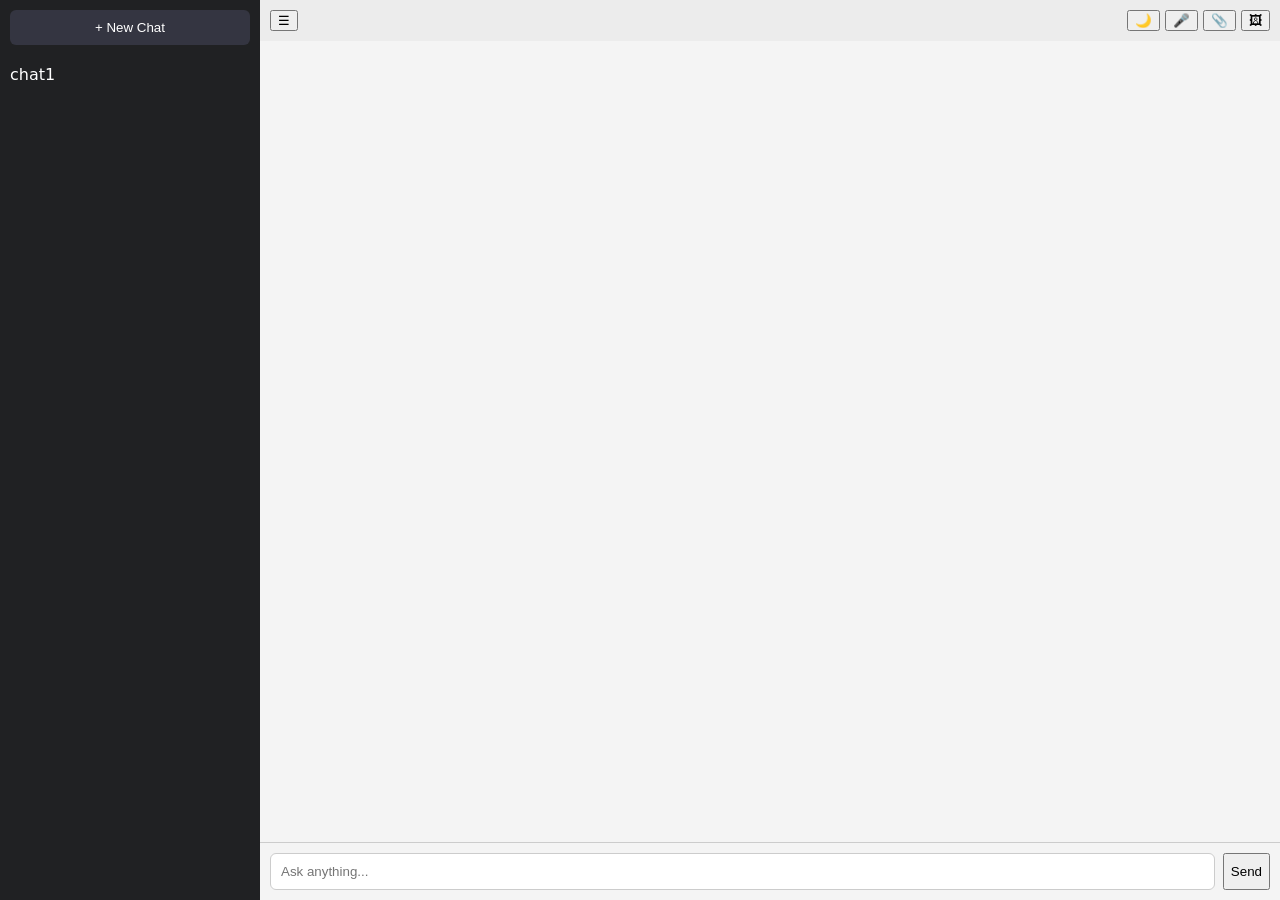
<file: My ai.html>
<!DOCTYPE html>
<html>
<head>
<meta charset="UTF-8">
<title>Ultra AI</title>

<style>

body{
margin:0;
font-family:system-ui;
display:flex;
height:100vh;
background:#f4f4f4;
transition:.3s;
}

.dark{
background:#181818;
color:white;
}

.sidebar{
width:260px;
background:#202123;
color:white;
display:flex;
flex-direction:column;
transition:.3s;
}

.sidebar.collapsed{
width:0;
overflow:hidden;
}

.sidebar button{
margin:10px;
padding:10px;
background:#343541;
border:none;
color:white;
border-radius:6px;
cursor:pointer;
}

.chatlist{
flex:1;
overflow:auto;
}

.chatitem{
padding:10px;
cursor:pointer;
}

.chatitem:hover{
background:#3e3f4b;
}

.main{
flex:1;
display:flex;
flex-direction:column;
}

.topbar{
display:flex;
justify-content:space-between;
padding:10px;
background:#ececec;
}

.dark .topbar{
background:#2b2b2b;
}

.messages{
flex:1;
overflow:auto;
padding:20px;
display:flex;
flex-direction:column;
gap:12px;
}

.msg{
padding:12px;
border-radius:10px;
max-width:65%;
position:relative;
animation:fade .3s;
}

.user{
align-self:flex-end;
background:#4f46e5;
color:white;
}

.bot{
align-self:flex-start;
background:#e5e5e5;
}

.dark .bot{
background:#333;
}

.copy{
position:absolute;
top:5px;
right:6px;
cursor:pointer;
font-size:12px;
opacity:.6;
}

.copy:hover{opacity:1}

.inputbar{
display:flex;
gap:8px;
padding:10px;
border-top:1px solid #ccc;
}

.inputbar input{
flex:1;
padding:10px;
border-radius:6px;
border:1px solid #ccc;
}

button{
cursor:pointer;
}

.typing{
font-size:13px;
opacity:.7;
}

@keyframes fade{
from{opacity:0; transform:translateY(10px)}
to{opacity:1}
}

</style>
</head>

<body>

<div class="sidebar" id="sidebar">

<button onclick="newChat()">+ New Chat</button>

<div class="chatlist" id="chatlist"></div>

</div>

<div class="main">

<div class="topbar">

<button onclick="toggleSidebar()">☰</button>

<div>
<button onclick="toggleTheme()">🌙</button>
<button onclick="startVoice()">🎤</button>
<input type="file" id="file" style="display:none">
<button onclick="upload()">📎</button>
<button onclick="generateImage()">🖼</button>
</div>

</div>

<div class="messages" id="messages"></div>

<div class="inputbar">

<input id="input" placeholder="Ask anything...">

<button onclick="send()">Send</button>

</div>

</div>

<script>

let chats=JSON.parse(localStorage.getItem("chats"))||{}
let current="chat1"

if(!chats[current]) chats[current]=[]

function save(){
localStorage.setItem("chats",JSON.stringify(chats))
}

function renderChats(){

let list=document.getElementById("chatlist")
list.innerHTML=""

for(let id in chats){

let div=document.createElement("div")
div.className="chatitem"
div.innerText=id
div.onclick=()=>{

current=id
loadChat()

}

list.appendChild(div)

}

}

function newChat(){

current="chat"+Date.now()
chats[current]=[]
renderChats()
loadChat()
save()

}

function loadChat(){

let box=document.getElementById("messages")
box.innerHTML=""

chats[current].forEach(m=>addMsg(m.text,m.type,false))

}

function addMsg(text,type,saveMsg=true){

let box=document.getElementById("messages")

let div=document.createElement("div")
div.className="msg "+type
div.innerHTML=text+'<span class="copy" onclick="copy(this)">📋</span>'

box.appendChild(div)

box.scrollTop=box.scrollHeight

if(saveMsg){

chats[current].push({text,type})
save()

}

}

function send(){

let input=document.getElementById("input")
let text=input.value.trim()

if(!text) return

addMsg(text,"user")

input.value=""

aiResponse(text)

}

function aiResponse(text){

let box=document.getElementById("messages")

let typing=document.createElement("div")
typing.className="typing"
typing.innerText="AI typing..."
box.appendChild(typing)

setTimeout(()=>{

typing.remove()

let reply="This is a simulated AI response for: "+text

stream(reply)

},800)

}

function stream(text){

let words=text.split(" ")
let msg=""

let div=document.createElement("div")
div.className="msg bot"
document.getElementById("messages").appendChild(div)

let i=0

let interval=setInterval(()=>{

msg+=words[i]+" "
div.innerHTML=msg+'<span class="copy" onclick="copy(this)">📋</span>'

i++

if(i>=words.length){

clearInterval(interval)

chats[current].push({text:msg,type:"bot"})
save()

}

},80)

}

function copy(el){

let text=el.parentElement.innerText.replace("📋","")
navigator.clipboard.writeText(text)

}

function toggleSidebar(){
document.getElementById("sidebar").classList.toggle("collapsed")
}

function toggleTheme(){
document.body.classList.toggle("dark")
}

function upload(){
document.getElementById("file").click()
}

document.getElementById("file").onchange=e=>{

let file=e.target.files[0]

if(file){
addMsg("Uploaded: "+file.name,"user")
}

}

function generateImage(){

let prompt=prompt("Enter image prompt")

if(!prompt) return

let url="https://picsum.photos/400?random="+Math.random()

addMsg("Image for: "+prompt+"<br><img src='"+url+"' width='200'>","bot")

}

function startVoice(){

let rec=new webkitSpeechRecognition()

rec.onresult=e=>{
document.getElementById("input").value=e.results[0][0].transcript
}

rec.start()

}

renderChats()
loadChat()

</script>

</body>
</html>
</file>
